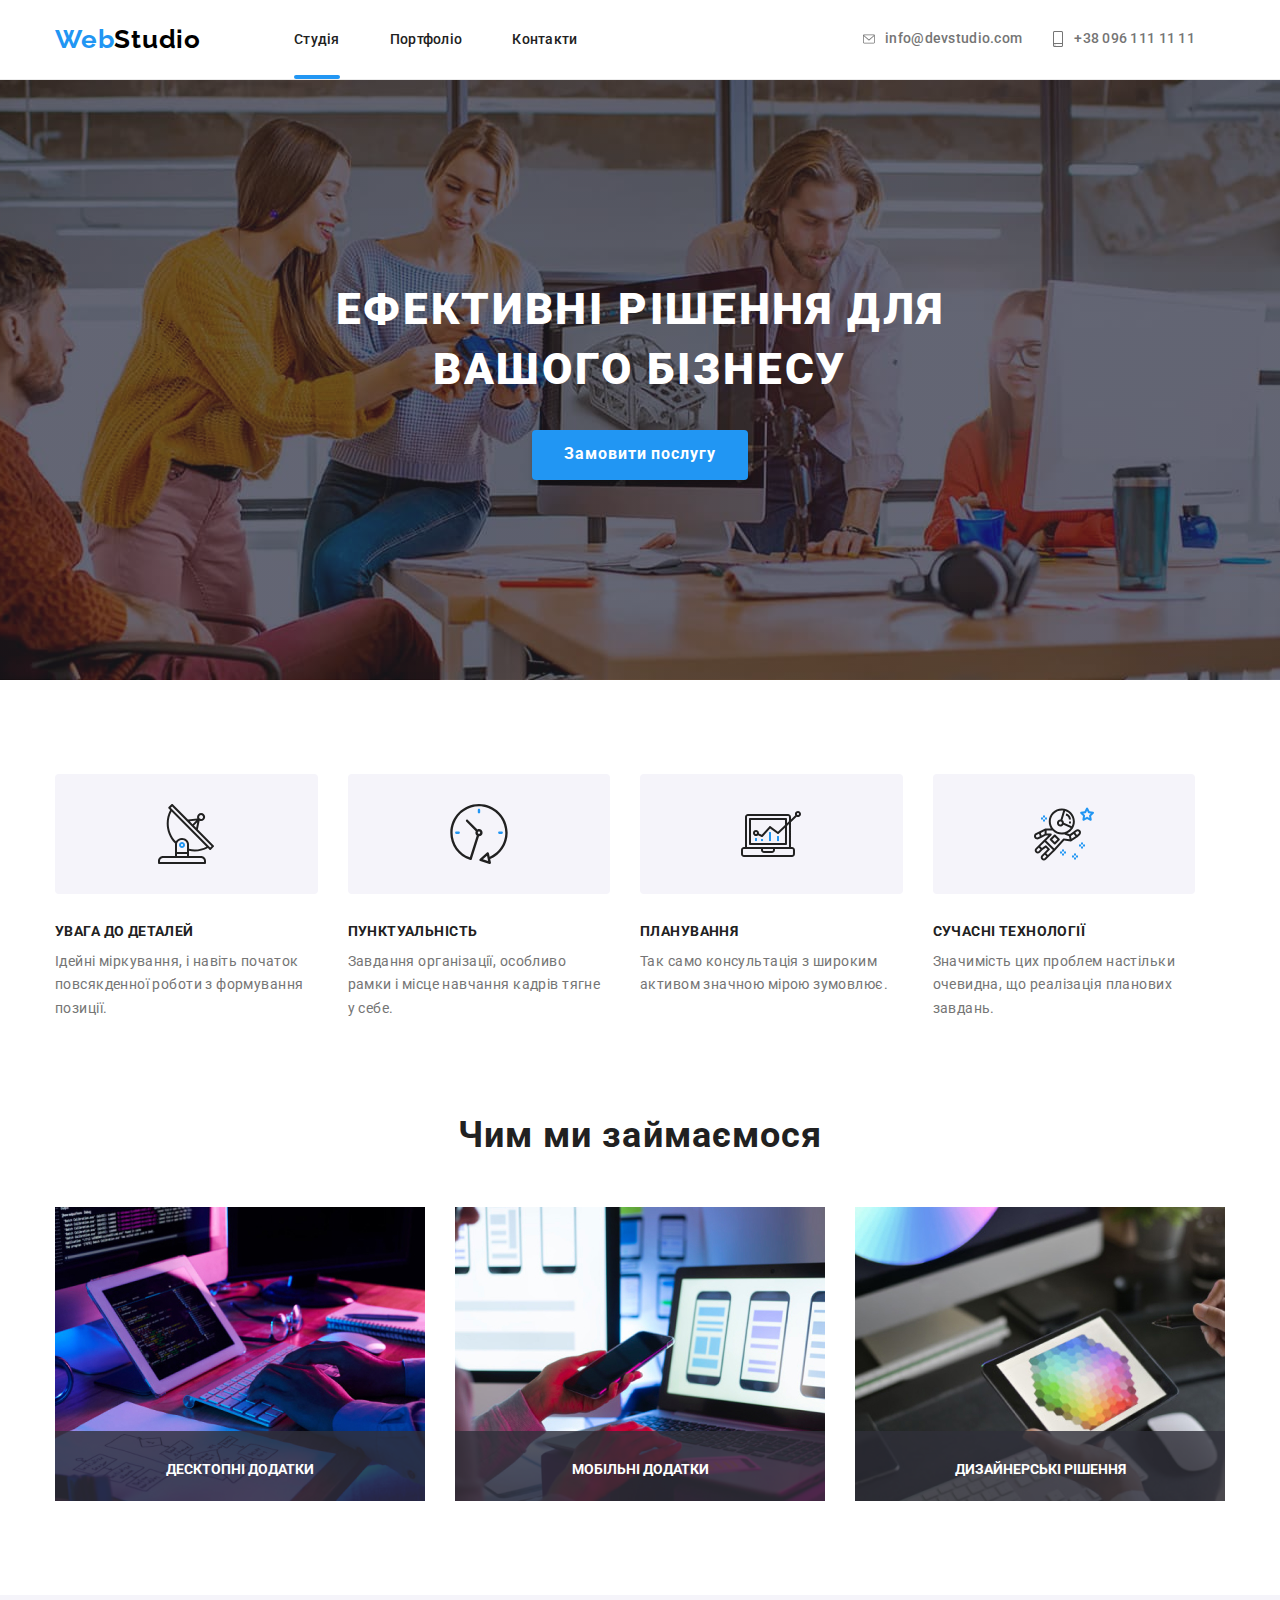
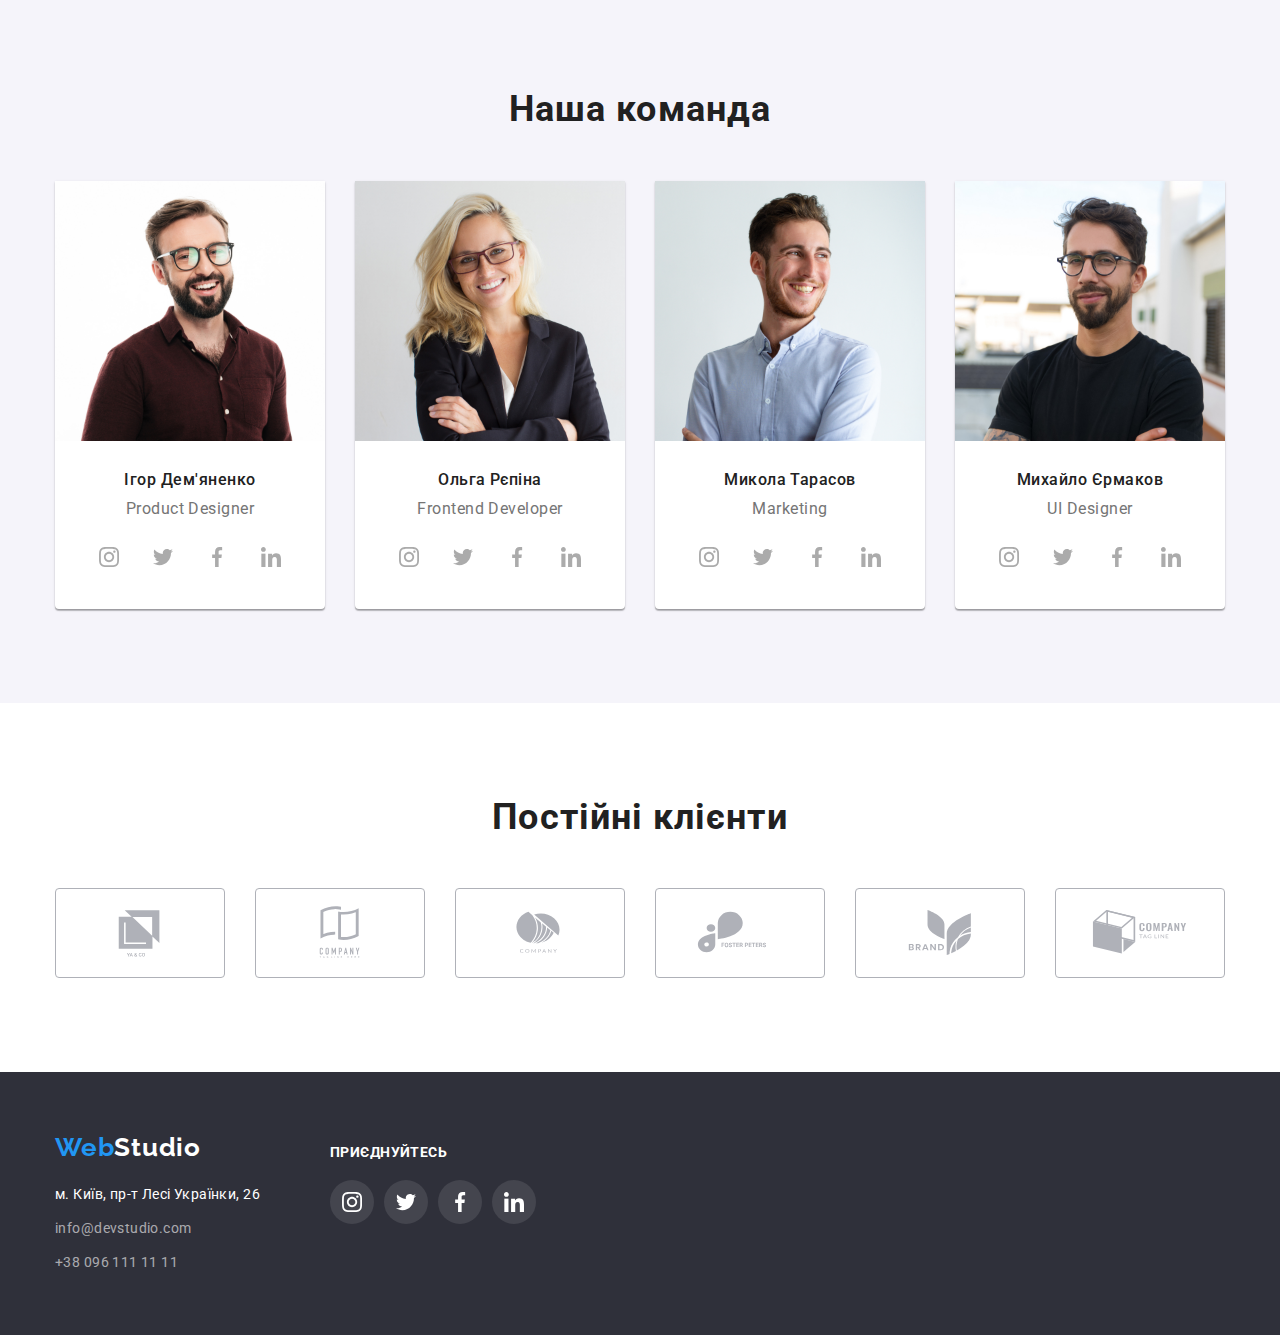
<file: index.html>
<!DOCTYPE html>
<html lang="uk">
<head>
  <meta charset="UTF-8">
  <meta http-equiv="X-UA-Compatible" content="IE=edge">
  <meta name="viewport" content="width=device-width, initial-scale=1.0">
  <title>WebStudio</title>
  <link rel="stylesheet" href="https://cdnjs.cloudflare.com/ajax/libs/modern-normalize/1.1.0/modern-normalize.min.css" integrity="sha512-wpPYUAdjBVSE4KJnH1VR1HeZfpl1ub8YT/NKx4PuQ5NmX2tKuGu6U/JRp5y+Y8XG2tV+wKQpNHVUX03MfMFn9Q==" crossorigin="anonymous" referrerpolicy="no-referrer" />
  <link rel="stylesheet" href="./css/reset.css"/>
  <link rel="stylesheet" href="./css/styles.css"/>
  <link rel="preconnect" href="https://fonts.googleapis.com"> 
  <link rel="preconnect" href="https://fonts.gstatic.com" crossorigin> 
  <link href="https://fonts.googleapis.com/css2?family=Raleway:wght@700&family=Roboto:wght@400;500;700;900&display=swap" 
  rel="stylesheet">
  <link rel="stylesheet" href="https://cdnjs.cloudflare.com/ajax/libs/animate.css/4.1.1/animate.min.css"/>
</head>

<body>
  <header class="header"> 
    <div class="container">
        <a class="header-logo" href="./index.html">Web<span>Studio</span></a>  
        <nav class="header-nav"> 
          <ul class="list header-list" >
            <li class="header-item highlight">
              <a href="./index.html" class="link header-link ">Cтудія</a>
            </li>
            <li class="header-item"><a href="./portfolio.html" class="link header-link" >Портфоліо</a></li>
            <li class="header-item"><a href="#" class="link header-link" >Контакти</a></li>
          </ul>
        </nav>
      <div class="header-connect">
        <div class="header-connect-type">
          <a class="header-mail link" href="mailto:">
            <svg class="header-icon" width="12px" height="12px" >
              <use href="./images/icomoon/symbol-defs-2.svg#icon-envelope-hover"></use>
            </svg>info@devstudio.com
          </a>
        </div>
        <div class="header-connect-type">
          <a class="header-tel link" href="tel:+380961111111" >
            <svg class="header-icon" width="12px"  height="16px" >
              <use href="./images/icomoon/symbol-defs-2.svg#icon-smartphone"></use>
            </svg>+38 096 111 11 11
          </a> 
        </div>
      </div>
    </div>
  </header> 

  <main>
    <section class="main">
      <div class="container main-content">
        <h1 class="main-text" lang="uk">Ефективні рішення для вашого бізнесу</h1>
        <button class="main-btn" type="button" data-modal-open >Замовити послугу</button>
      </div>
    </section>
  
    <section class="pre-hero">
      <div class="container">
      <ul class="list hero-list">
        <li class="hero-item">
          <div class="hero-item-header">
            <svg class="hero-icon"  height="70" >
            <use href="./images/icomoon/symbol-defs-2.svg#icon-antenna-1"></use>
            </svg>
          </div>
          <p class="title">УВАГА ДО ДЕТАЛЕЙ</p>
          <p class="hero-text">Ідейні міркування, і навіть початок повсякденної роботи з формування позиції.</p>
        </li>
        <li class="hero-item">
          <div class="hero-item-header">
            <svg class="hero-icon"  height="70" >
            <use href="./images/icomoon/symbol-defs-2.svg#icon-clock-1"></use>
            </svg>
          </div>
          <p class="title">ПУНКТУАЛЬНІСТЬ</p>
          <p class="hero-text">Завдання організації, особливо рамки і місце навчання кадрів тягне у себе.</p>
        </li>
        <li class="hero-item">
          <div class="hero-item-header">
            <svg class="hero-icon"  height="70" >
            <use href="./images/icomoon/symbol-defs-2.svg#icon-diagram-1"></use>
            </svg>
          </div>
          <p class="title">ПЛАНУВАННЯ</p>
          <p class="hero-text">Так само консультація з широким активом значною мірою зумовлює.</p>
        </li>
        <li class="hero-item">
          <div class="hero-item-header">
            <svg class="hero-icon"  height="70" >
            <use href="./images/icomoon/symbol-defs-2.svg#icon-astronaut-1"></use>
            </svg>
          </div>
          <p class="title">СУЧАСНІ ТЕХНОЛОГІЇ</p>
          <p class="hero-text">Значимість цих проблем настільки очевидна, що реалізація планових завдань.</p>
        </li>
      </div>
      </ul>
    </section>
    <section class="hero">
      <div class="container">
        <h2 class="hero-subtitle">Чим ми займаємося</h2>
        
        <ul class="list about-work" >
          <li class="work">
            <div class="masters-cover-wrap">
              <img src="./images/img.jpg" alt="процес кодингу" width="370">
              <p class="masters-cover-text">Десктопні додатки</p>
            </div>
          </li>
          <li class="work">
            <div class="masters-cover-wrap">
              <img src="./images/img-2.jpg" alt="пошук в телефоні"  width="370">
              <p class="masters-cover-text">Мобільні додатки</p>
            </div>
          </li>
          <li class="work">
            <div class="masters-cover-wrap">
              <img src="./images/img-3.jpg" alt="дизайн"  width="370"> 
              <p class="masters-cover-text">Дизайнерські рішення</p>
            </div>
          </li>
        </ul>
      </div>
    </section>

    <section class="our-team">
      <div class="container">
      <h2 class="hero-subtitle-2">Наша команда</h2>
      <ul class="list about-team" >
      <li class="team">
          <img src="./images/img-4.jpg" alt="учасники команди" height="260">
            <div class="figcaption">
            <h3 class="team-name">Ігор Дем'яненко </h3>
            <p class="name">Product Designer</p>
            <ul class="masters-soc-list list">
              <li class="masters-soc-item">
                <a href="" class="masters-soc-link link">
                  <svg class="masters-soc-icon" width="20" height="20" >
                    <use href="./images/icomoon/symbol-defs.svg#icon-instagram-2"></use>
                  </svg>
                </a>
              </li>
              <li class="masters-soc-item">
                <a href="" class="masters-soc-link link">
                  <svg class="masters-soc-icon" width="20" height="20" >
                    <use href="./images/icomoon/symbol-defs.svg#icon-twitter-1"></use>
                  </svg>
                </a>
              </li>
              <li class="masters-soc-item">
                <a href="" class="masters-soc-link link">
                  <svg class="masters-soc-icon" width="20" height="20" >
                    <use href="./images/icomoon/symbol-defs.svg#icon-facebook-1"></use>
                  </svg>
                </a>
              </li>
              <li class="masters-soc-item">
                <a href="" class="masters-soc-link link">
                  <svg class="masters-soc-icon" width="20" height="20" >
                    <use href="./images/icomoon/symbol-defs.svg#icon-linkedin-1"></use>
                  </svg>
                </a>
              </li>
            </ul>
            </div>
      </li>
      <li class="team">
          <img src="./images/img-5.jpg" alt="учасники команди" height="260">
            <div class="figcaption">
            <h3 class="team-name">Ольга Рєпіна </h3>
            <p class="name">Frontend Developer</p>
            <ul class="masters-soc-list list">
              <li class="masters-soc-item">
                <a href="" class="masters-soc-link link">
                  <svg class="masters-soc-icon" width="20" height="20" >
                    <use href="./images/icomoon/symbol-defs.svg#icon-instagram-2"></use>
                  </svg>
                </a>
              </li>
              <li class="masters-soc-item">
                <a href="" class="masters-soc-link link">
                  <svg class="masters-soc-icon" width="20" height="20" >
                    <use href="./images/icomoon/symbol-defs.svg#icon-twitter-1"></use>
                  </svg>
                </a>
              </li>
              <li class="masters-soc-item">
                <a href="" class="masters-soc-link link">
                  <svg class="masters-soc-icon" width="20" height="20" >
                    <use href="./images/icomoon/symbol-defs.svg#icon-facebook-1"></use>
                  </svg>
                </a>
              </li>
              <li class="masters-soc-item">
                <a href="" class="masters-soc-link link">
                  <svg class="masters-soc-icon" width="20" height="20" >
                    <use href="./images/icomoon/symbol-defs.svg#icon-linkedin-1"></use>
                  </svg>
                </a>
              </li>
            </ul>
            </div>
      </li>
      <li class="team">
          <img src="./images/img-6.jpg" alt="учасники команди" height="260">
            <div class="figcaption">
            <h3 class="team-name">Микола Тарасов </h3>
            <p class="name">Marketing</p>
            <ul class="masters-soc-list list">
              <li class="masters-soc-item">
                <a href="" class="masters-soc-link link">
                  <svg class="masters-soc-icon" width="20" height="20" >
                    <use href="./images/icomoon/symbol-defs.svg#icon-instagram-2"></use>
                  </svg>
                </a>
              </li>
              <li class="masters-soc-item">
                <a href="" class="masters-soc-link link">
                  <svg class="masters-soc-icon" width="20" height="20" >
                    <use href="./images/icomoon/symbol-defs.svg#icon-twitter-1"></use>
                  </svg>
                </a>
              </li>
              <li class="masters-soc-item">
                <a href="" class="masters-soc-link link">
                  <svg class="masters-soc-icon" width="20" height="20" >
                    <use href="./images/icomoon/symbol-defs.svg#icon-facebook-1"></use>
                  </svg>
                </a>
              </li>
              <li class="masters-soc-item">
                <a href="" class="masters-soc-link link">
                  <svg class="masters-soc-icon" width="20" height="20" >
                    <use href="./images/icomoon/symbol-defs.svg#icon-linkedin-1"></use>
                  </svg>
                </a>
              </li>
            </ul>
            </div>
      </li>
      <li class="team">
          <img src="./images/img-7.jpg" alt="учасники команди" height="260">
          <div class= "figcaption">
            <h3 class="team-name">Михайло Єрмаков </h3>
            <p class="name">UI Designer</p>
            <ul class="masters-soc-list list">
              <li class="masters-soc-item">
                <a href="" class="masters-soc-link link">
                  <svg class="masters-soc-icon" width="20" height="20" >
                    <use href="./images/icomoon/symbol-defs.svg#icon-instagram-2"></use>
                  </svg>
                </a>
              </li>
              <li class="masters-soc-item">
                <a href="" class="masters-soc-link link">
                  <svg class="masters-soc-icon" width="20" height="20" >
                    <use href="./images/icomoon/symbol-defs.svg#icon-twitter-1"></use>
                  </svg>
                </a>
              </li>
              <li class="masters-soc-item">
                <a href="" class="masters-soc-link link">
                  <svg class="masters-soc-icon" width="20" height="20" >
                    <use href="./images/icomoon/symbol-defs.svg#icon-facebook-1"></use>
                  </svg>
                </a>
              </li>
              <li class="masters-soc-item">
                <a href="" class="masters-soc-link link">
                  <svg class="masters-soc-icon" width="20" height="20" >
                    <use href="./images/icomoon/symbol-defs.svg#icon-linkedin-1"></use>
                  </svg>
                </a>
              </li>
            </ul>
          </div>
      </li>      
      </ul>
    </div>
    </section>
  </main>

  <section class="clients">
    <div class="container">
      <h2 class="hero-subtitle-3">Постійні клієнти</h2>
      <ul class="clients-list list">
        <li class="clients-list-name">
            <a class="clients-list-name-link" href="">
              <svg class="hero-icon">
              <use href="./images/icomoon/symbol-defs-2.svg#icon-Logo"></use>
              </svg>
            </a>
        </li>
        <li class="clients-list-name">
          <a class="clients-list-name-link" href="">
            <svg class="hero-icon">
              <use href="./images/icomoon/symbol-defs-2.svg#icon-Logo-2"></use>
              </svg>
          </a>
        </li>
        <li class="clients-list-name">
          <a class="clients-list-name-link" href="">
            <svg class="hero-icon">
            <use href="./images/icomoon/symbol-defs-2.svg#icon-Logo-3"></use>
            </svg>
          </a>
        </li>
        <li class="clients-list-name">
          <a class="clients-list-name-link" href="">
            <svg class="hero-icon">
            <use href="./images/icomoon/symbol-defs-2.svg#icon-Logo-4"></use>
            </svg>
          </a>
        </li>
        <li class="clients-list-name">
          <a class="clients-list-name-link" href="">
            <svg class="hero-icon">
            <use href="./images/icomoon/symbol-defs-2.svg#icon-Logo-5"></use>
            </svg>
          </a>
        </li>
        <li class="clients-list-name">
          <a class="clients-list-name-link" href="">
            <svg class="hero-icon">
            <use href="./images/icomoon/symbol-defs-2.svg#icon-Logo-6"></use>
            </svg>
          </a>
        </li>
      </ul>
    </div>
  </section>

  <footer class="contacts">
    <div class="container">
      <div class="footer-contacts">
        <a class="footer-logo" href="./index.html">Web<span>Studio</span></a>  
        <ul class="list contacts-list">
          <li class="contacts-item"> <address class="contacts-item-address">м. Київ, пр-т Лесі Українки, 26</address></li>
          <li class="contacts-item"><a class="footer-mail link" href="mailto:info@devstudio.com" >info@devstudio.com</a></li>
          <li class="contacts-item"><a class="footer-tel link" href="tel:+380961111111" >+38 096 111 11 11</a></li>
        </ul>
      </div>
    <div class="footer-social">
      <h4 class="footer-social-title">Приєднуйтесь</h4>
      <ul class="masters-soc-list list">
        <li class="masters-soc-item">
          <a href="" class="masters-soc-link link">
            <svg class="masters-soc-icon-footer" width="20" height="20" >
              <use href="./images/icomoon/symbol-defs.svg#icon-instagram-2"></use>
            </svg>
          </a>
        </li>
        <li class="masters-soc-item">
          <a href="" class="masters-soc-link link">
            <svg class="masters-soc-icon-footer" width="20" height="20" >
              <use href="./images/icomoon/symbol-defs.svg#icon-twitter-1"></use>
            </svg>
          </a>
        </li>
        <li class="masters-soc-item">
          <a href="" class="masters-soc-link link">
            <svg class="masters-soc-icon-footer" width="20" height="20" >
              <use href="./images/icomoon/symbol-defs.svg#icon-facebook-1"></use>
            </svg>
          </a>
        </li>
        <li class="masters-soc-item">
          <a href="" class="masters-soc-link link">
            <svg class="masters-soc-icon-footer" width="20" height="20" >
              <use href="./images/icomoon/symbol-defs.svg#icon-linkedin-1"></use>
            </svg>
          </a>
        </li>
      </ul>
    </div>
  </div>
  </footer>
  <div class="backdrop is-hidden" data-modal>
    <div class="modal">
      <button type="button" class="modal-close" data-modal-close >
        <svg class="modal-icon" width="30px" height="30px" >
          <use href="./images/icomoon/symbol-defs-2.svg#icon-Vector"></use>
        </svg>
      </button>
      
    </div>
  </div>
  <script src="./js/modal.js"></script>
</body>
</html>
</file>
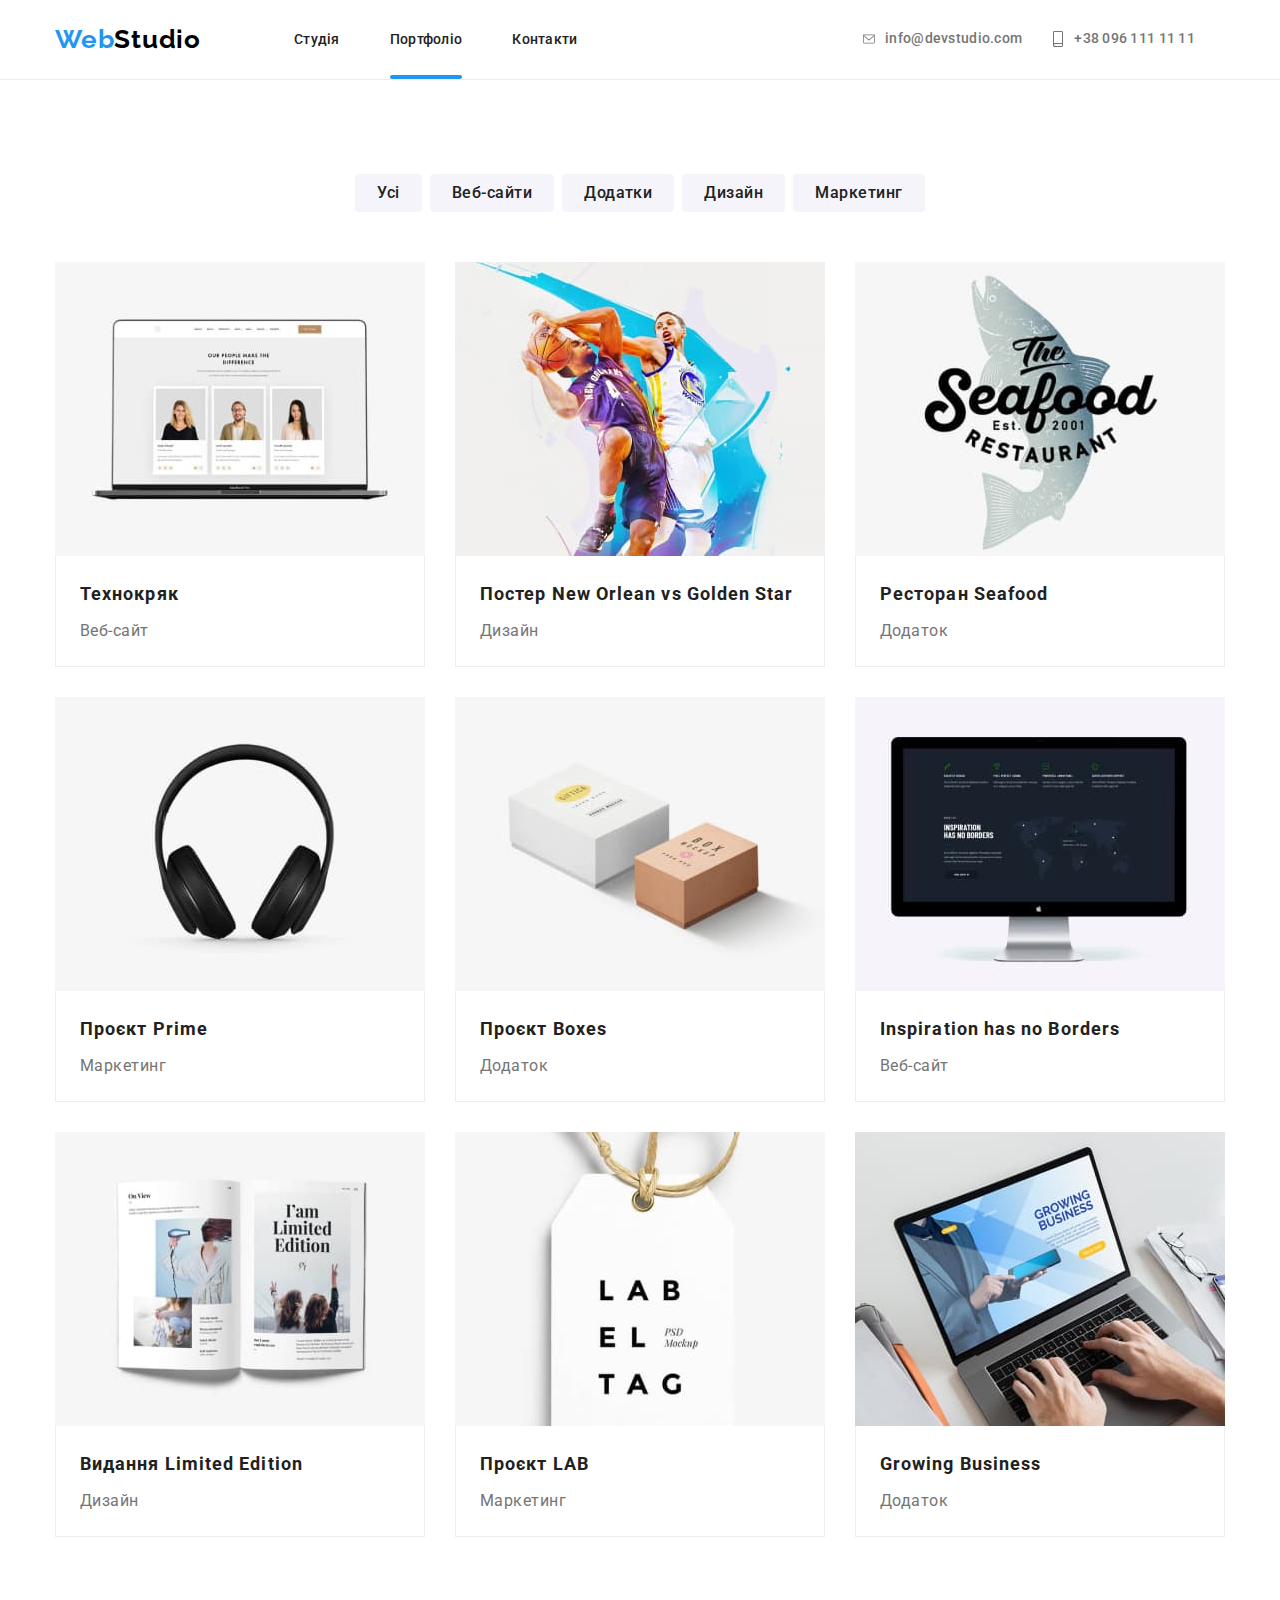
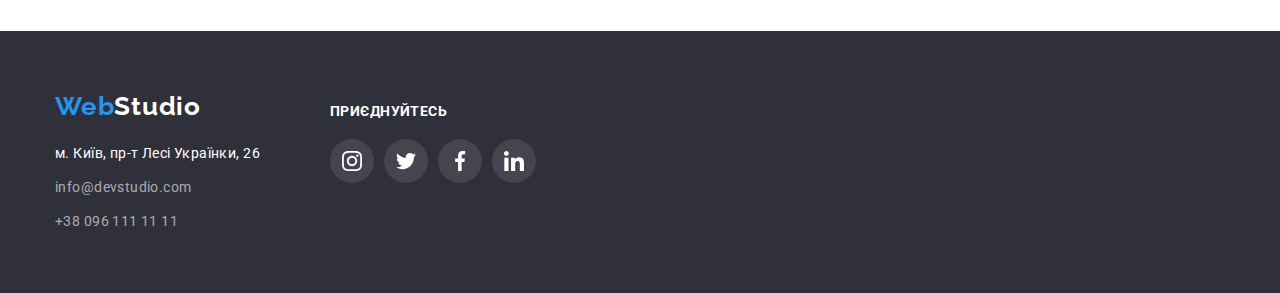
<file: portfolio.html>
<!DOCTYPE html>
<html lang="en">
<head>
  <meta charset="UTF-8">
  <meta http-equiv="X-UA-Compatible" content="IE=edge">
  <meta name="viewport" content="width=device-width, initial-scale=1.0">
  <title>Portfolio</title>
  <link rel="stylesheet" href="./css/reset.css"/>
  <link rel="stylesheet" href="./css/styles.css"/>
  <link rel="preconnect" href="https://fonts.googleapis.com"> 
  <link rel="preconnect" href="https://fonts.gstatic.com" crossorigin> 
  <link href="https://fonts.googleapis.com/css2?family=Raleway:wght@700&family=Roboto:wght@400;500;700;900&display=swap" 
  rel="stylesheet">
</head>
  <body>
    <header class="header"> 
      <div class="container">
          <a class="header-logo" href="./index.html">Web<span>Studio</span></a>  
          <nav class="header-nav"> 
            <ul class="list header-list" >
              <li class="header-item"><a href="./index.html" class="link header-link">Cтудія</a></li>
              <li class="header-item highlight"><a href="./portfolio.html" class="link header-link" >Портфоліо</a></li>
              <li class="header-item"><a href="#" class="link header-link" >Контакти</a></li>
            </ul>
          </nav>
          <div class="header-connect">
            <div class="header-connect-type">
              <a class="header-mail link" href="mailto:">
                <svg class="header-icon" width="12px" height="12px" >
                  <use href="./images/icomoon/symbol-defs-2.svg#icon-envelope-hover"></use>
                </svg>info@devstudio.com
              </a>
            </div>
            <div class="header-connect-type">
              <a class="header-tel link" href="tel:+380961111111" >
                <svg class="header-icon" width="12px"  height="16px" >
                  <use href="./images/icomoon/symbol-defs-2.svg#icon-smartphone"></use>
                </svg>+38 096 111 11 11
              </a> 
            </div>
          </div>
      </div>
    </header> 

    <main class="section">
      <section class="gallery" >
        <div class="container">
          <ul class="list menu">
            <li class="menu-main"><button class="menu-btn" type="button">Усі</button></li>
            <li class="menu-main"><button class="menu-btn" type="button">Веб-сайти</button></li>
            <li class="menu-main"><button class="menu-btn" type="button">Додатки</button></li>
            <li class="menu-main"><button class="menu-btn" type="button">Дизайн</button></li>
            <li class="menu-main"><button class="menu-btn" type="button">Маркетинг</button></li>
          </ul>
        
        <ul class="list items">
          <li class="card">
            <div class="card-cover-wrap">
              <img class="card-img" src="./images/img-8-2.jpg" alt="зображення людей" width="370" >
              <p class="card-cover-text">Ресурс пропонує комплексні пропозиції з різним рівнем функціоналу та сервісів. Все це дозволить відвідувачу отримати вичерпні відомості про компанію чи приватну особу.</p>
            </div>
              <div class="headline">
                <h3 class="card-title">Технокряк</h3>
                <p class="card-subtitle">Веб-сайт</p>
              </div>
          </li>
          <li class="card">
            <div class="card-cover-wrap">
              <img class="card-img" src="./images/img-9-2.jpg" alt="баскетболисти" width="370">
              <p class="card-cover-text">Ресурс пропонує комплексні пропозиції з різним рівнем функціоналу та сервісів. Все це дозволить відвідувачу отримати вичерпні відомості про компанію чи приватну особу.</p>
            </div>
              <div class="headline">
                <h3 class="card-title">Постер New Orlean vs Golden Star</h3>
                <p class="card-subtitle">Дизайн</p>
              </div>
          </li>
          <li class="card">
            <div class="card-cover-wrap">
              <img class="card-img" src="./images/img-10-2.jpg" alt="вивіска" width="370">
              <p class="card-cover-text">Ресурс пропонує комплексні пропозиції з різним рівнем функціоналу та сервісів. Все це дозволить відвідувачу отримати вичерпні відомості про компанію чи приватну особу.</p>
            </div>
            <div class="headline">
              <h3 class="card-title">Ресторан Seafood</h3>
              <p class="card-subtitle">Додаток</p>
            </div>
          </li>
          <li class="card">
            <div class="card-cover-wrap">
              <img class="card-img" src="./images/img-11-2.jpg" alt="навушники" width="370">
              <p class="card-cover-text">Ресурс пропонує комплексні пропозиції з різним рівнем функціоналу та сервісів. Все це дозволить відвідувачу отримати вичерпні відомості про компанію чи приватну особу.</p>
            </div>
                <div class="headline">
                  <h3 class="card-title">Проєкт Prime</h3>
                  <p class="card-subtitle">Маркетинг</p>
                </div>
          </li>
          <li class="card">
            <div class="card-cover-wrap">
              <img class="card-img" src="./images/img-12-2.jpg" alt="бокси" width="370">
              <p class="card-cover-text">Ресурс пропонує комплексні пропозиції з різним рівнем функціоналу та сервісів. Все це дозволить відвідувачу отримати вичерпні відомості про компанію чи приватну особу.</p>
            </div>
                <div class="headline">
                  <h3 class="card-title">Проєкт Boxes</h3>
                  <p class="card-subtitle">Додаток</p>
                </div>
          </li>
          <li class="card">
            <div class="card-cover-wrap">
              <img class="card-img" src="./images/img-13-2.jpg" alt="макбук" width="370">
              <p class="card-cover-text">Ресурс пропонує комплексні пропозиції з різним рівнем функціоналу та сервісів. Все це дозволить відвідувачу отримати вичерпні відомості про компанію чи приватну особу.</p>
            </div>
                <div class="headline">
                  <h3 class="card-title">Inspiration has no Borders</h3>
                  <p class="card-subtitle">Веб-сайт</p>
                </div>
          </li>
          <li class="card">
            <div class="card-cover-wrap">
              <img class="card-img" src="./images/img-14-2.jpg" alt="видання" width="370">
              <p class="card-cover-text">Ресурс пропонує комплексні пропозиції з різним рівнем функціоналу та сервісів. Все це дозволить відвідувачу отримати вичерпні відомості про компанію чи приватну особу.</p>
            </div>
                <div class="headline">
                  <h3 class="card-title">Видання Limited Edition</h3>
                  <p class="card-subtitle">Дизайн</p>
                </div>
          </li>
          <li class="card">
            <div class="card-cover-wrap">
              <img class="card-img" src="./images/img-15-2.jpg" alt="бірка" width="370">
              <p class="card-cover-text">Ресурс пропонує комплексні пропозиції з різним рівнем функціоналу та сервісів. Все це дозволить відвідувачу отримати вичерпні відомості про компанію чи приватну особу.</p>
            </div>
                <div class="headline">
                  <h3 class="card-title">Проєкт LAB</h3>
                  <p class="card-subtitle">Маркетинг</p>
                </div>
          </li>
          <li class="card">
            <div class="card-cover-wrap">
              <img class="card-img" src="./images/img-16-2.jpg" alt="ноут" width="370">
              <p class="card-cover-text">Ресурс пропонує комплексні пропозиції з різним рівнем функціоналу та сервісів. Все це дозволить відвідувачу отримати вичерпні відомості про компанію чи приватну особу.</p>
            </div>
                <div class="headline">
                  <h3 class="card-title">Growing Business</h3>
                  <p class="card-subtitle">Додаток</p>
                </div>
          </li>
      </ul>
      </div>
    </section>
    </main>

    <footer class="contacts">
      <div class="container">
        <div class="footer-contacts">
        <a class="footer-logo" href="./portfolio.html">Web<span>Studio</span></a>  
        <ul class="list contacts-list">
          <li class="contacts-item" > <address class="contacts-item-address">м. Київ, пр-т Лесі Українки, 26</address></li>
          <li class="contacts-item"><a class="footer-mail link" href="mailto:info@devstudio.com" >info@devstudio.com</a></li>
          <li class="contacts-item"><a class="footer-tel link" href="tel:+380961111111" >+38 096 111 11 11</a></li>
        </ul>
        </div>
        <div class="footer-social">
          <h4 class="footer-social-title">Приєднуйтесь</h4>
          <ul class="masters-soc-list list">
            <li class="masters-soc-item">
              <a href="" class="masters-soc-link link">
                <svg class="masters-soc-icon-footer" width="20" height="20" >
                  <use href="./images/icomoon/symbol-defs.svg#icon-instagram-2"></use>
                </svg>
              </a>
            </li>
            <li class="masters-soc-item">
              <a href="" class="masters-soc-link link">
                <svg class="masters-soc-icon-footer" width="20" height="20" >
                  <use href="./images/icomoon/symbol-defs.svg#icon-twitter-1"></use>
                </svg>
              </a>
            </li>
            <li class="masters-soc-item">
              <a href="" class="masters-soc-link link">
                <svg class="masters-soc-icon-footer" width="20" height="20" >
                  <use href="./images/icomoon/symbol-defs.svg#icon-facebook-1"></use>
                </svg>
              </a>
            </li>
            <li class="masters-soc-item">
              <a href="" class="masters-soc-link link">
                <svg class="masters-soc-icon-footer" width="20" height="20" >
                  <use href="./images/icomoon/symbol-defs.svg#icon-linkedin-1"></use>
                </svg>
              </a>
            </li>
          </ul>
        </div>
      </div>
    </footer>
  </body>
</html>
</file>
<file: css/styles.css>
:root{
  --header-color: #212121;
  --title-color: #FFFFFF;
  --btn-color: #FFFFFF;
  --accent-color: #2196F3;
  --hero-item: #212121;
  --our-team: #F5F4FA;
  --color-75: #757575;
}

p, h1, h2, h3, h4, h5, h6{
  margin: 0;
}
ul,ol {
  margin: 0;
  padding-left: 0;
}
img{
  display: block;
}
body{
  margin: 0;
  font-family: 'Roboto', sans-serif;
  background-color: #FFFFFF;
}
.list{
  list-style: none;
}
.link{
  text-decoration: none;
}
.container{
  width: 1200px;
  padding-left: 15px;
  padding-right: 15px;
  margin: 0 auto;
  /* outline: 2px solid red; */

}
/* ----------------------header------------------- */

.header{
  padding-top: 24px;
  padding-bottom: 24px;
  border-bottom: 1px solid #ECECEC;
  
}

.header .container{
  display: flex;
  align-items: center;
}
.header-connect{
  margin-left: auto;
  
}
.header-item:not(:last-child){
  margin-right: 50px;
}

.header-item {
  position: relative;

}

.header-item.highlight::after {
  content: '';
  width: 100%;
  height: 4px;
  border-radius: 2px;
  background-color: tomato;
  position: absolute;
  z-index: 1;
  bottom: -28px;
  left: 0;
  background-color: #2196F3;
}

.header-logo{
  font-family: 'raleway', sans-serif ;
  font-weight: 700;
  font-size: 26px;
  line-height: 1.19;
  letter-spacing: 0.03em;
  color: #2196F3;
  margin-right: 93px;
}
 .header-logo > span{
  font-family: 'raleway', sans-serif ;
  font-weight: 700;
  font-size: 26px;
  line-height: 1.19;
  letter-spacing: 0.03em;
  color: #000000;;
}

.header-list{
  display: flex;

}

.header-link{
  font-weight: 500;
  font-size: 14px;
  line-height: 1.14;
  letter-spacing: 0.02em;
  color: var(--header-color);
  transition: color 250ms cubic-bezier(0.4, 0, 0.2, 1);

}
.header-link:hover{
  color: var(--accent-color);

}
.header-link:focus{
  color: var(--accent-color);

}
.header-mail,.header-tel {
  font-weight: 500;
  font-size: 14px;
  line-height: 1.14;
  letter-spacing: 0.02em;
  color: var(--color-75);
  transition: color 250ms cubic-bezier(0.4, 0, 0.2, 1);
}

.header-mail:hover{
  color: var(--accent-color);
}
/*.header-tel{
font-weight: 500;
font-size: 14px;
line-height: 1.14;
letter-spacing: 0.02em;
color: #757575;
}*/
.header-tel:hover{
  color: var(--accent-color);
} 
.header-connect{
  display: flex;
  flex-direction: row;
}
.header-connect-type{
  display: flex;
  flex-direction: row;
  align-items: center;
  margin-right:30px;
}
.header-connect-type .link{
  display: flex;
  flex-direction: row;
  align-items: center;

}

.header-icon{
  margin-right: 10px;
  fill: currentColor;
}

/* .header-icon{
  fill:  #757575;
} */

.header-connect-type:hover .link,
.header-connect-type .link:focus{
 color: #2196f3;
}
.header-connect-type:hover .header-icon
.header-connect-type:focus .header-icon{
  fill: #2196F3;
}

/* ----------------------main------------------- */
.main{
  background-image: 
    linear-gradient(to right,rgba(47, 48, 58, 0.4),rgba(47, 48, 58, 0.4)),
    url(../images/Img-17-2.jpg);
  background-repeat: no-repeat;
  background-position: center;
  background-size: cover;
  padding: 200px 0 ;
  
}
.main-content{
  display: flex;
  flex-direction: column;
  align-items: center;
  max-width:700px;
}

.main-text{
font-weight: 900;
font-size: 44px;
line-height: 1.36;
text-align: center;
letter-spacing: 0.06em;
text-transform: uppercase;

color: var(--title-color);
margin-bottom: 30px;
}
.main-btn{
  display: flex;
  align-items: center;
text-align: center;
font-family: inherit;
font-style: normal;
font-weight: 700;
font-size: 16px;
line-height: 1.8;

letter-spacing: 0.06em;
color: var(--btn-color);
padding: 10px 32px;
background-color: #2196F3;
height: 50px;
min-width: 216px;
background: #2196F3;
box-shadow: 0px 4px 4px rgba(0, 0, 0, 0.15);
border-radius: 4px;
border: none;
transition: background-color 250ms cubic-bezier(0.4, 0, 0.2, 1);
}

.main-btn:hover{
  background: #105fa0;
}
.main-btn:focus{
  color: var(--accent-color);
}
.main-btn{
  cursor: pointer;
}
/* ----------------------hero------------------- */
.pre-hero{
  padding-top:94px;
}
.hero{
  padding-top: 94px;
  padding-bottom: 94px;
}

.hero-item{
  width: 270px;
}
.hero-item-header{
  width: 100%;
  height: 120px;
  display: flex;
  justify-content: center;
  align-items: center;
  border-radius: 4px;
  background-color: #F5F4FA;
  margin-bottom: 30px;
}

.hero-list{
  display: flex;
}
.hero-item:not(last-child) {
  margin-right: 30px;
}

.hero-list > .hero-item >.title{
font-weight: 700;
font-size: 14px;
line-height: 1.14;
letter-spacing: 0.03em;
color: var(--hero-item);
margin-bottom: 10px;
}

.hero-list > .hero-item > .hero-text{
font-weight: 400;
font-size: 14px;
line-height: 1.71;
letter-spacing: 0.03em;

color: var(--color-75);
}

.hero-subtitle{
font-weight: 700;
font-size: 36px;
line-height: 1.16;
text-align: center;
letter-spacing: 0.03em;

color: #212121;
margin-bottom:50px;

}

.our-team {
  background-color: var(--our-team);
  padding: 94px 0;
}

.hero-subtitle-2{
font-weight: 700;
font-size: 36px;
line-height: 1.16;
text-align: center;
letter-spacing: 0.03em;

color: #212121;
margin-bottom:50px;

}
.about-team{
  display: flex;
  margin-left: -30px;

}
.team{
  flex-basis: calc(100% / 3 - 30px);
  margin-left: 30px;
  box-shadow: 0px 1px 3px rgba(0, 0, 0, 0.12), 0px 1px 1px rgba(0, 0, 0, 0.14), 0px 2px 1px rgba(0, 0, 0, 0.2);
  border-radius: 0px 0px 4px 4px;
  background-color: #FFFFFF;

}
/*.team + .team{
  margin-left: 30px;
}*/

.about-team > .team .team-name{
font-weight: 500;
font-size: 16px;
line-height: 1.18;
text-align: center;
letter-spacing: 0.03em;

color: #212121;

}
.about-team > .team .name{
font-weight: 400;
font-size: 16px;
line-height: 1.18;
text-align: center;
letter-spacing: 0.03em;

color: var(--color-75);

}

.team-name{
  margin-bottom: 10px;
}
.name{
  margin-bottom:16px;
}

.figcaption{
  padding: 30px;
}
/* ----------------------footer------------------- */
.contacts{
  background-color: #2F303A;
}
.contacts>.container{
  display: flex;
  flex-direction: row;
}

.contacts-item-address{
font-weight: 400;
font-size: 14px;
line-height: 1.7;
letter-spacing: 0.03em;
font-style: normal;
margin-bottom: 9px;

color: #FFFFFF;
}
.masters-soc-list{
  display: flex;
  justify-content: center;
}
.masters-soc-item + .masters-soc-item{
  margin-left: 10px;

}

.masters-soc-link{
  width: 44px;
  height: 44px;
  background-color: none;
  border-radius: 50% ;
  display: flex;
  align-items: center;
  justify-content: center;
  background: rgba(255, 255, 255, 0.1);
  fill: #ffffff;
  transition: background-color 250ms cubic-bezier(0.4, 0, 0.2, 1);

}
.masters-soc-link:hover,
.masters-soc-link:focus{
  background-color: #2196F3;

}
.masters-soc-link:hover > .masters-soc-icon,
.masters-soc-link:focus > .masters-soc-icon{
  fill: #ffffff;
}
.masters-soc-icon{
  /* fill:  #FFFFFF; */
  fill: #ababab; 
  transition: fill 250ms cubic-bezier(0.4, 0, 0.2, 1); 
}

.masters-soc-icon-footer{
  /* fill:  #FFFFFF; */
  fill: #ffffff; 
}
.modal-icon{

  fill: #000000;
  width: 11px;
  height: 11px;
  /* border:  1px solid rgba(0, 0, 0, 0.1); */
}



.menu{
  margin-bottom: 50px;
  display: flex;
  justify-content: center;
  gap: 8px;
}

.menu-btn{
font-family: inherit;
font-style: normal;
font-weight: 500;
font-size: 16px;
line-height: 1.62;
text-align: center;
letter-spacing: 0.03em;
color: #212121;
background-color: #F5F4FA;
transition: color 250ms cubic-bezier(0.4, 0, 0.2, 1),background-color 250ms cubic-bezier(0.4, 0, 0.2, 1) ;
}

.menu-btn{
  padding: 6px 22px;
  border-radius: 4px;
  border: none;
}
.menu-btn:hover{
  color: #FFFFFF;
  background-color: #2196F3;
  box-shadow: 0px 3px 1px rgba(0, 0, 0, 0.1), 0px 1px 2px rgba(0, 0, 0, 0.08), 0px 2px 2px rgba(0, 0, 0, 0.12);
}
.menu-btn:focus{
  color: #FFFFFF;
  background-color: #2196F3;
  box-shadow: 0px 3px 1px rgba(0, 0, 0, 0.1), 0px 1px 2px rgba(0, 0, 0, 0.08), 0px 2px 2px rgba(0, 0, 0, 0.12);
}

.menu-btn{
  cursor: pointer;
}
.about-work{
  display: flex;
}
.work + .work{
  margin-left: 30px;
}
.work:hover .masters-cover-text {
  transform: translateY(0);
}

.masters-cover-wrap{
  position: relative;
  overflow: hidden;
}
.masters-cover-text{
  display: flex;
  position: absolute;
  bottom: 0;
  right: 0;
  background-color: rgba(47, 48, 58, 0.8);
  color: #FFFFFF;
  font-family: inherit;
  font-weight: 700;
  line-height: 1.6;
  font-size: 14px;
  height: 70px;
  width: 370px;
  text-align: center;  
  justify-content: center;
  padding: 27px 0; 
  text-transform: uppercase; 
  /* transform: translateY(100%);
  transition: transform 250ms; */
  
}

.card:hover{
  box-shadow: 0px 1px 1px rgba(0, 0, 0, 0.12), 0px 4px 4px rgba(0, 0, 0, 0.06), 1px 4px 6px rgba(0, 0, 0, 0.16);

}
.card:hover .card-cover-text{
  transform: translateY(0);

}

.items{
  /* margin-top: 50px;
  margin-bottom: 94px; */
  display: flex;
  flex-wrap: wrap;
  /* gap:30px; */
  margin-left: -30px;
  margin-bottom: -30px; 

}
.card{
  width: calc(100% / 3 - 30px);
  margin-left: 30px;
  margin-bottom: 30px;
  transition: box-shadow 250ms cubic-bezier(0.4, 0, 0.2, 1);
}

.card .card-title{
font-size: 18px;
font-weight: 700;
line-height: 2;
letter-spacing: 0.06em;
color: #212121;
margin-bottom: 4px;
}

.card .card-subtitle{
font-size: 16px;
font-weight: 400px;
line-height: 1.88;
letter-spacing: 0.03em;

color: var(--color-75);
}

.card-cover-text{
  position: absolute;
  top: 0;
  left: 0;
  width: 100%;
  height: 100%;
  padding: 63px 24px;
  
  background-color: rgba(33, 150, 243, 0.9);
  color: #FFFFFF;
  font-family: 'Roboto', sans-serif;
  font-weight: 400;
  font-size: 18px;
  line-height: 1.55;
  letter-spacing: 0.03em;

  transform: translateY(100%);
  transition: transform 250ms cubic-bezier(0.4, 0, 0.2, 1);
}
.card-cover-wrap{
  position: relative;
  overflow: hidden;
}

.section{
  background-color: #FFFFFF;;
}
.headline{
  padding-top: 30px;
  padding-bottom: 30px;
  
}
.clients{
  padding: 94px 0;
}
.hero-subtitle-3{
font-weight: 700;
font-size: 36px;
line-height: 1.16;
text-align: center;
letter-spacing: 0.03em;

color: #212121;
margin-bottom:50px;
}

.clients-list{
  display: flex;
  flex-direction: row;
  width: 100%;
  gap: 30px;
  
}

/* .clients-list-name{
  width: 100%;
  height: 90px;
  justify-content: center;
  border-radius: 4px;
  margin-bottom: 30px;
  border: 1px solid #AFB1B8;
  border-radius: 4px;
  display: flex;
  align-items: center;
} */

.clients-list-name{
  width: 100%;
}
.clients-list-name-link{
  width: 100%;
  height: 90px;
  justify-content: center;
  border-radius: 4px;
  /* background-color: #F5F4FA; */
  /* margin-bottom: 30px; */
  border: 1px solid #AFB1B8;
  border-radius: 4px;
  display: flex;
  align-items: center;

}

.hero-icon{
  width: 106px;
  height: 60px;
  fill: #AFB1B8;
  transition: fill 250ms cubic-bezier(0.4, 0, 0.2, 1);

}
.clients-list-name-link{
  justify-content: center;
  transition: border-color 250ms cubic-bezier(0.4, 0, 0.2, 1);
}

.clients-list-name-link:hover,
.clients-list-name-link:focus{
 border-color: #2196f3;

}
.clients-list-name-link:hover > .hero-icon,
.clients-list-name-link:focus > .hero-icon{
  fill: #2196F3;

}


.footer-logo{
  font-family: 'raleway', sans-serif ;
  font-weight: 700;
  font-size: 26px;
  line-height: 1.19;
  letter-spacing: 0.03em;
  color: #2196F3;
  display: block;

  margin-bottom: 20px;
}

.footer-logo > span{
  font-family: 'raleway', sans-serif ;
  font-weight: 700;
  font-size: 26px;
  line-height: 1.19;
  letter-spacing: 0.03em;
  color: #FFFFFF;
}

.footer-mail,.footer-tel {
  font-weight: 400;
  font-size: 14px;
  line-height: 1.7;
  letter-spacing: 0.03em;
  color: rgba(255, 255, 255, 0.6);
  transition: color 250ms cubic-bezier(0.4, 0, 0.2, 1);
}

.footer-mail{
  margin-bottom: 9px;
}
.footer-mail:hover{
  color: var(--accent-color);
}
.footer-tel:hover{
  color: var(--accent-color);
} 

.contacts{
  padding: 60px 0px;
}

.headline{
  /*margin-top: 20px;
  margin-bottom:4px ;*/
  padding:  20px 24px;
  border: 1px solid #EEEEEE;
  border-top: none;
}


.contacts-item{
  display: block;
  margin-bottom: 9px ;
}
.contacts-item:last-child {
  margin-bottom: 0;
}
.gallery{
  padding-top: 94px;
  padding-bottom: 94px;
}
.footer-social{
  display: flex;
  flex-direction: column;
  padding-top: 12px;
  margin-left: 70px;
}
.footer-social-title{
font-family: inherit;
font-style: normal;
font-size: 14px;
line-height: 16px;
letter-spacing: 0.03em;
text-transform: uppercase;
color: #FFFFFF;
margin-bottom: 20px;
}
.backdrop{
  position: fixed;
  top: 0;
  width: 100%;
  height: 100%;
  background-color: rgba(0, 0, 0, 0.2);
  transition: opacity 250ms, visibility 250ms;
}

.backdrop.is-hidden .modal{
  transform: rotate(0) scale(.3);
}

.modal{
  position: absolute;
  top: 50%;
  left: 50%;
  transform: translate(-50%, -50%) rotate(360deg) scale(1);
  width: 528px;
  height: 581px;
  background: #FFFFFF;
  box-shadow: 0px 1px 3px rgba(0, 0, 0, 0.12), 0px 1px 1px rgba(0, 0, 0, 0.14), 0px 2px 1px rgba(0, 0, 0, 0.2);
  border-radius: 4px; 
  transition: transform 300ms;
}

.modal-close{
  display: flex;
  align-items: center;
  justify-content: center;
  position: absolute;
  top: 10px;
  right: 10px;
  width: 30px;
  height: 30px;
  border: 1px solid rgba(0, 0, 0, 0.1);
  border-radius: 50%;
  background-color:transparent;
  border: 1px solid rgba(0, 0, 0, 0.1);
}

.is-hidden{
  opacity: 0;
  pointer-events: none;
  visibility: hidden;
}
</file>
